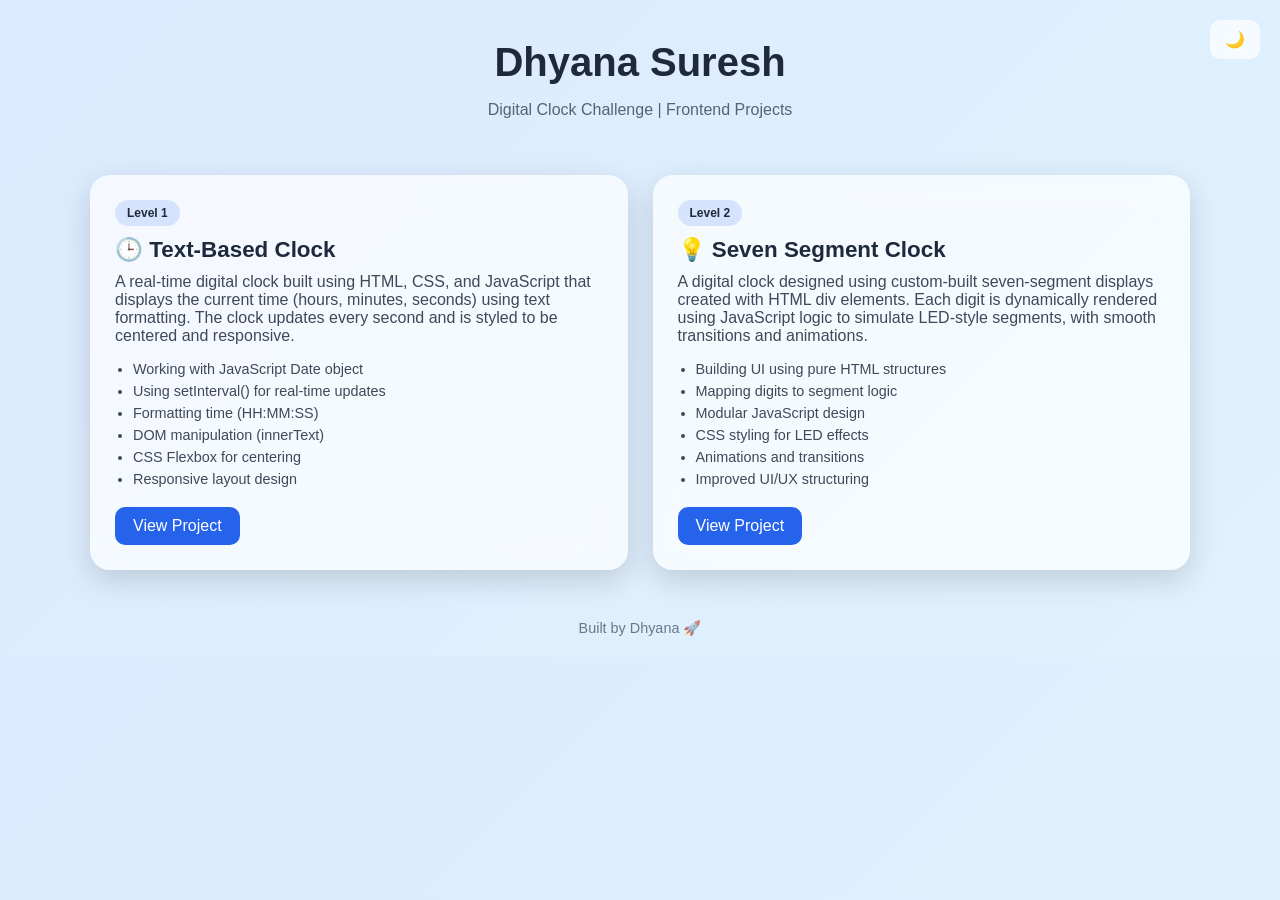
<file: index.html>
<!DOCTYPE html>
<html lang="en">
<head>
<meta charset="UTF-8">
<meta name="viewport" content="width=device-width, initial-scale=1.0">
<title>Dhyana Suresh | Clock Projects</title>

<style>
  :root {
    --bg: linear-gradient(135deg, #dbeafe, #e0f2fe);
    --card: rgba(255,255,255,0.7);
    --text: #1e293b;
    --accent: #2563eb;
  }

  body.dark {
    --bg: linear-gradient(135deg, #0f172a, #1e293b);
    --card: rgba(30,41,59,0.7);
    --text: #f1f5f9;
    --accent: #3b82f6;
  }

  body {
    margin: 0;
    font-family: 'Segoe UI', sans-serif;
    background: var(--bg);
    color: var(--text);
    transition: 0.3s;
  }

  header {
    text-align: center;
    padding: 40px 20px 10px;
  }

  header h1 {
    margin: 0;
    font-size: 2.5rem;
  }

  header p {
    opacity: 0.7;
  }

  .toggle {
    position: absolute;
    top: 20px;
    right: 20px;
    cursor: pointer;
    background: var(--card);
    padding: 10px 15px;
    border-radius: 10px;
    backdrop-filter: blur(10px);
  }

  .container {
    display: grid;
    grid-template-columns: repeat(auto-fit, minmax(320px, 1fr));
    gap: 25px;
    padding: 30px;
    max-width: 1100px;
    margin: auto;
  }

  .card {
    backdrop-filter: blur(15px);
    background: var(--card);
    border-radius: 20px;
    padding: 25px;
    box-shadow: 0 10px 30px rgba(0,0,0,0.15);
    transition: 0.3s;
  }

  .card:hover {
    transform: translateY(-8px) scale(1.02);
  }

  .level {
    font-size: 0.75rem;
    padding: 6px 12px;
    border-radius: 20px;
    background: rgba(37,99,235,0.15);
    display: inline-block;
    margin-bottom: 10px;
    font-weight: 600;
  }

  .title {
    font-size: 1.4rem;
    font-weight: bold;
    margin-bottom: 10px;
  }

  .desc {
    opacity: 0.85;
    margin-bottom: 15px;
  }

  ul {
    padding-left: 18px;
    margin-bottom: 20px;
  }

  ul li {
    font-size: 0.9rem;
    margin-bottom: 6px;
    opacity: 0.85;
  }

  .btn {
    text-decoration: none;
    padding: 10px 18px;
    background: var(--accent);
    color: white;
    border-radius: 10px;
    font-weight: 500;
    transition: 0.3s;
    display: inline-block;
  }

  .btn:hover {
    opacity: 0.85;
  }

  footer {
    text-align: center;
    padding: 20px;
    font-size: 0.9rem;
    opacity: 0.6;
  }
</style>
</head>

<body>

<div class="toggle" onclick="toggleMode()">🌙</div>

<header>
  <h1>Dhyana Suresh</h1>
  <p>Digital Clock Challenge | Frontend Projects</p>
</header>

<div class="container">

  <!-- LEVEL 1 -->
  <div class="card">
    <div class="level">Level 1</div>
    <div class="title">🕒 Text-Based Clock</div>

    <div class="desc">
      A real-time digital clock built using HTML, CSS, and JavaScript that displays the current time (hours, minutes, seconds) using text formatting. The clock updates every second and is styled to be centered and responsive.
    </div>

    <ul>
      <li>Working with JavaScript Date object</li>
      <li>Using setInterval() for real-time updates</li>
      <li>Formatting time (HH:MM:SS)</li>
      <li>DOM manipulation (innerText)</li>
      <li>CSS Flexbox for centering</li>
      <li>Responsive layout design</li>
    </ul>

    <a class="btn" href="text-clock/index.html">View Project</a>
  </div>

  <!-- LEVEL 2 -->
  <div class="card">
    <div class="level">Level 2</div>
    <div class="title">💡 Seven Segment Clock</div>

    <div class="desc">
      A digital clock designed using custom-built seven-segment displays created with HTML div elements. Each digit is dynamically rendered using JavaScript logic to simulate LED-style segments, with smooth transitions and animations.
    </div>

    <ul>
      <li>Building UI using pure HTML structures</li>
      <li>Mapping digits to segment logic</li>
      <li>Modular JavaScript design</li>
      <li>CSS styling for LED effects</li>
      <li>Animations and transitions</li>
      <li>Improved UI/UX structuring</li>
    </ul>

    <a class="btn" href="seven-segment-clock/index.html">View Project</a>
  </div>

</div>

<footer>
  Built by Dhyana 🚀
</footer>

<script>
function toggleMode() {
  document.body.classList.toggle("dark");
}
</script>

</body>
</html>
</file>
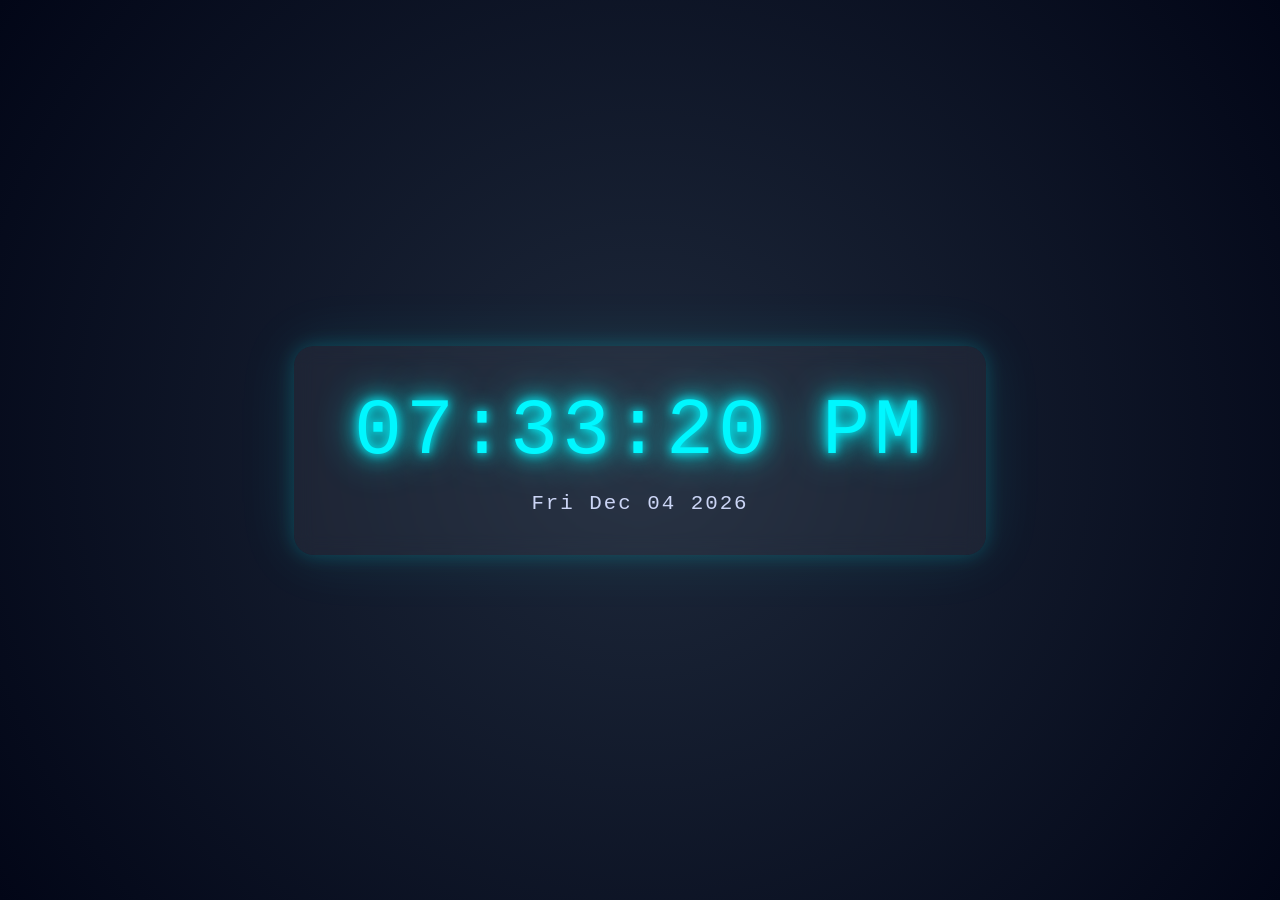
<file: text-clock/index.html>
<!DOCTYPE html>
<html lang="en">
<head>
  <meta charset="UTF-8">
  <title>Text Clock</title>

  <style>
    /* Reset */
    * {
      box-sizing: border-box;
    }

    body {
      margin: 0;
      height: 100vh;

      display: flex;
      justify-content: center;
      align-items: center;

      background: radial-gradient(circle at center, #1e293b, #020617);
      font-family: 'Courier New', monospace;
    }

    /* Glass Card Container */
    .container {
      text-align: center;
      padding: 40px 60px;
      border-radius: 20px;

      background: rgba(255, 255, 255, 0.05);
      backdrop-filter: blur(10px);

      box-shadow: 
        0 0 20px rgba(0, 247, 255, 0.2),
        0 0 60px rgba(0, 247, 255, 0.1);
    }

    /* Clock */
    #clock {
      font-size: 5rem;
      color: #00f7ff;
      letter-spacing: 4px;

      text-shadow: 
        0 0 10px #00f7ff,
        0 0 20px #00f7ff,
        0 0 40px #00f7ff;

      transition: all 0.3s ease;
    }

    /* Date */
    #date {
      margin-top: 15px;
      font-size: 1.3rem;
      color: #cbd5f5;
      letter-spacing: 2px;
    }

    /* Subtle animation */
    #clock:hover {
      transform: scale(1.05);
      text-shadow: 
        0 0 20px #00f7ff,
        0 0 40px #00f7ff,
        0 0 80px #00f7ff;
    }

    /* Responsive */
    @media (max-width: 600px) {
      #clock {
        font-size: 3rem;
      }

      .container {
        padding: 25px 30px;
      }
    }
  </style>
</head>

<body>

  <div class="container">
    <div id="clock">00:00:00</div>
    <div id="date"></div>
  </div>
  
  <script>
    function updateClock() { //function clock
      const now = new Date(); //object now contains new Date which is Date Obj of JS ... by default automatically contains (Day , Month , Yr) Date + Time

      let hours = now.getHours();
      let minutes = now.getMinutes(); //extracting hrs, mins, secs ; now.getHours ( built in methods )
      let seconds = now.getSeconds();

      // AM/PM
      let ampm = hours >= 12 ? "PM" : "AM"; //ternary op

      // Convert to 12-hour format
      hours = hours % 12 || 12; 

      // Add leading zeros
      hours = String(hours).padStart(2, '0');
      minutes = String(minutes).padStart(2, '0');   //converts to String and until string reaches the target length(2) it'll add pad char (0)
      seconds = String(seconds).padStart(2, '0');

      // Update time DOM
      document.getElementById("clock").textContent =
        `${hours}:${minutes}:${seconds} ${ampm}`; //JS view of HTML

      // Update date DOM
      document.getElementById("date").textContent =
        now.toDateString(); //from Obj
    }

    // Run every second
    setInterval(updateClock, 1000); //updates every 1sec

    // Run immediately
    updateClock();
  </script>

</body>
</html>
</file>
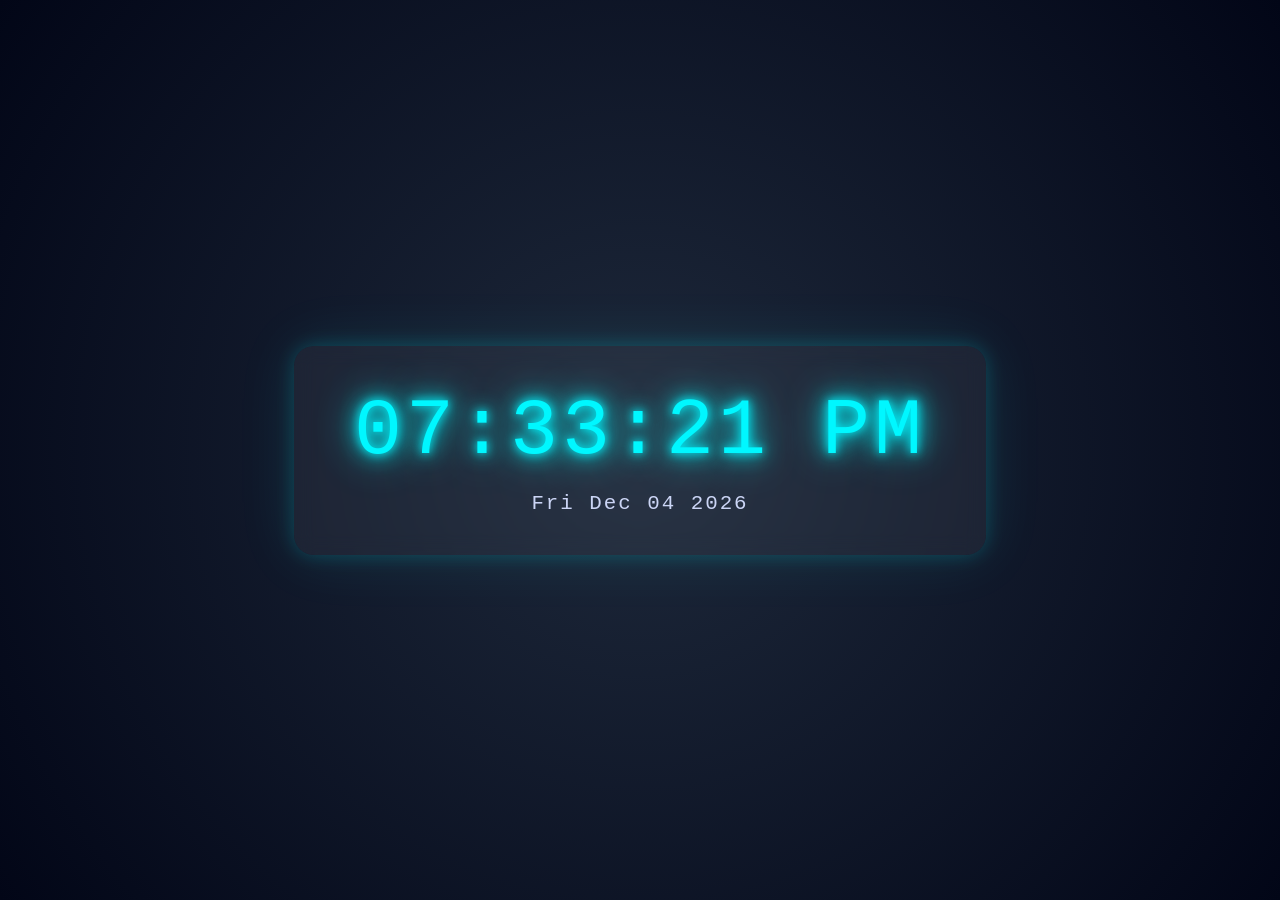
<file: Text-based-clock.html>
<!DOCTYPE html>
<html lang="en">
<head>
  <meta charset="UTF-8">
  <title>Text Clock</title>

  <style>
    /* Reset */
    * {
      box-sizing: border-box;
    }

    body {
      margin: 0;
      height: 100vh;

      display: flex;
      justify-content: center;
      align-items: center;

      background: radial-gradient(circle at center, #1e293b, #020617);
      font-family: 'Courier New', monospace;
    }

    /* Glass Card Container */
    .container {
      text-align: center;
      padding: 40px 60px;
      border-radius: 20px;

      background: rgba(255, 255, 255, 0.05);
      backdrop-filter: blur(10px);

      box-shadow: 
        0 0 20px rgba(0, 247, 255, 0.2),
        0 0 60px rgba(0, 247, 255, 0.1);
    }

    /* Clock */
    #clock {
      font-size: 5rem;
      color: #00f7ff;
      letter-spacing: 4px;

      text-shadow: 
        0 0 10px #00f7ff,
        0 0 20px #00f7ff,
        0 0 40px #00f7ff;

      transition: all 0.3s ease;
    }

    /* Date */
    #date {
      margin-top: 15px;
      font-size: 1.3rem;
      color: #cbd5f5;
      letter-spacing: 2px;
    }

    /* Subtle animation */
    #clock:hover {
      transform: scale(1.05);
      text-shadow: 
        0 0 20px #00f7ff,
        0 0 40px #00f7ff,
        0 0 80px #00f7ff;
    }

    /* Responsive */
    @media (max-width: 600px) {
      #clock {
        font-size: 3rem;
      }

      .container {
        padding: 25px 30px;
      }
    }
  </style>
</head>

<body>

  <div class="container">
    <div id="clock">00:00:00</div>
    <div id="date"></div>
  </div>
  
  <script>
    function updateClock() { //function clock
      const now = new Date(); //object now contains new Date which is Date Obj of JS ... by default automatically contains (Day , Month , Yr) Date + Time

      let hours = now.getHours();
      let minutes = now.getMinutes(); //extracting hrs, mins, secs ; now.getHours ( built in methods )
      let seconds = now.getSeconds();

      // AM/PM
      let ampm = hours >= 12 ? "PM" : "AM"; //ternary op

      // Convert to 12-hour format
      hours = hours % 12 || 12; 

      // Add leading zeros
      hours = String(hours).padStart(2, '0');
      minutes = String(minutes).padStart(2, '0');   //converts to String and until string reaches the target length(2) it'll add pad char (0)
      seconds = String(seconds).padStart(2, '0');

      // Update time DOM
      document.getElementById("clock").textContent =
        `${hours}:${minutes}:${seconds} ${ampm}`; //JS view of HTML

      // Update date DOM
      document.getElementById("date").textContent =
        now.toDateString(); //from Obj
    }

    // Run every second
    setInterval(updateClock, 1000); //updates every 1sec

    // Run immediately
    updateClock();
  </script>

</body>
</html>
</file>
